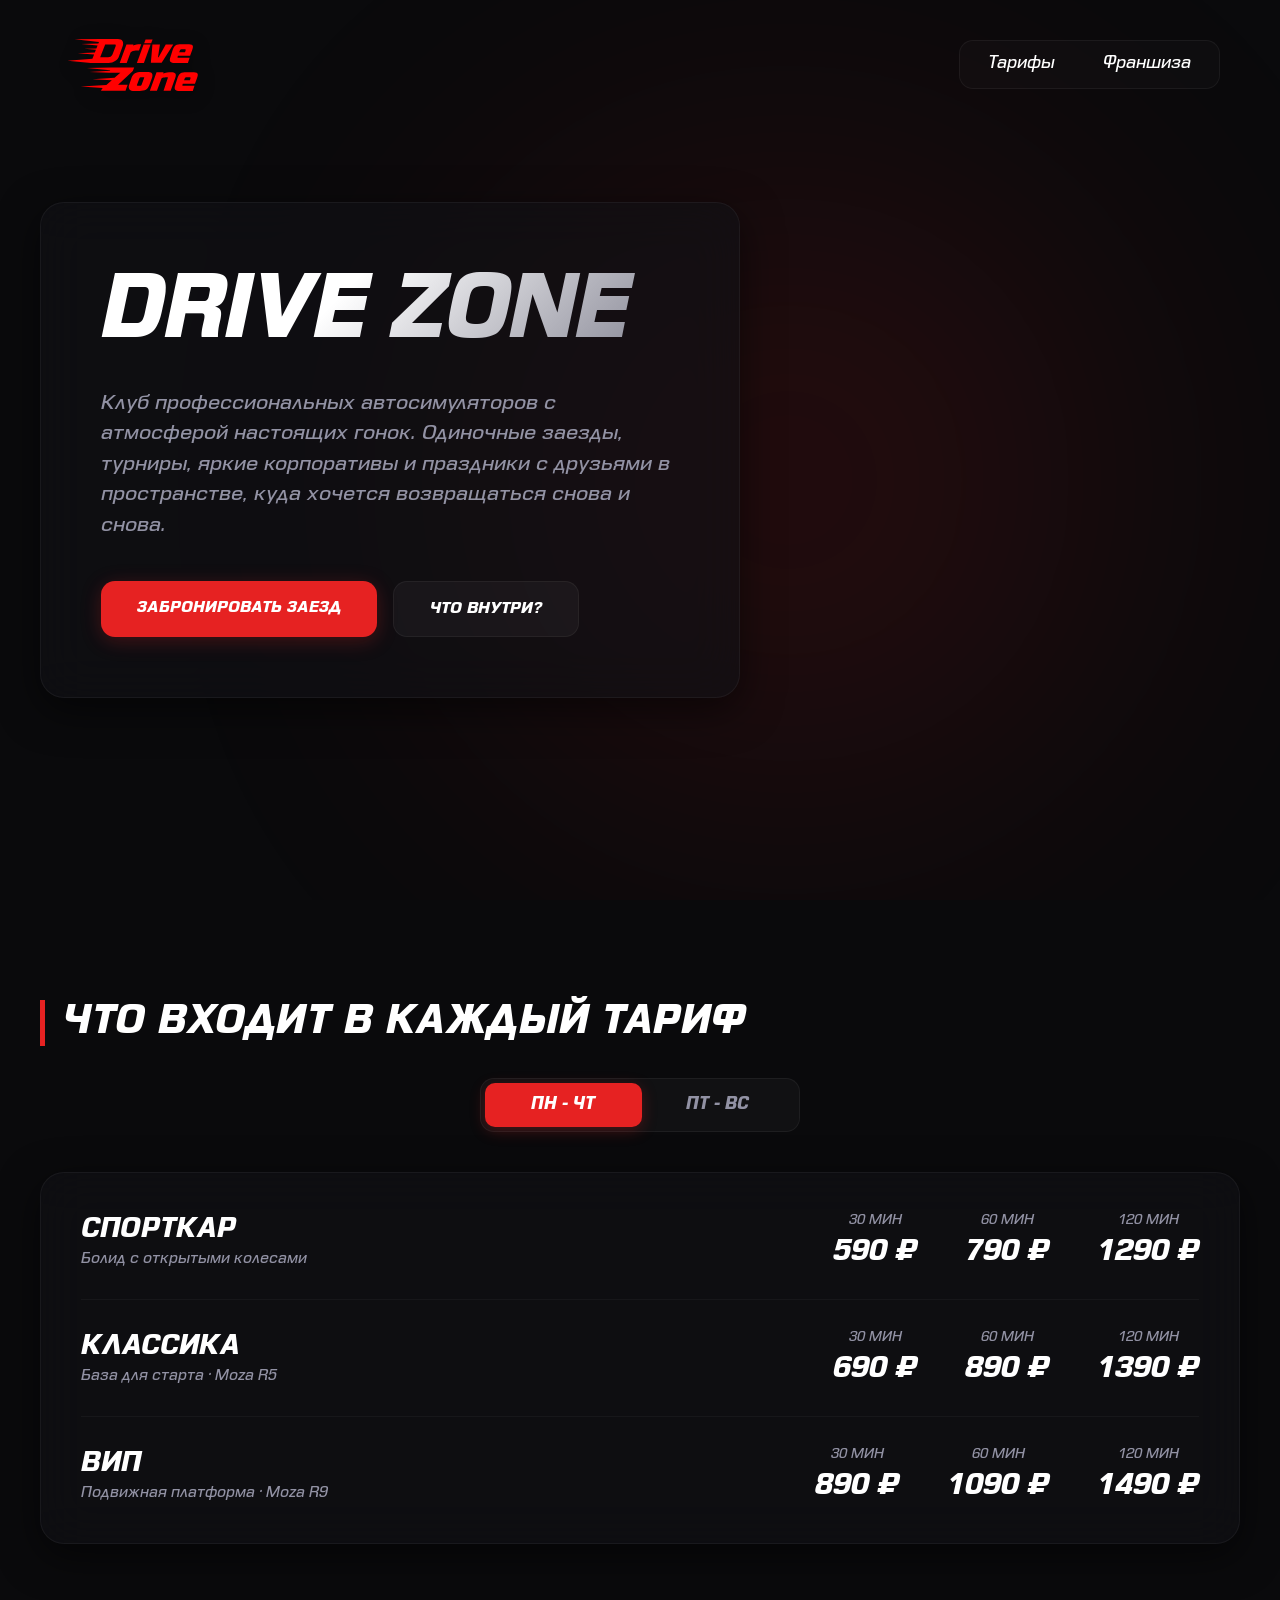
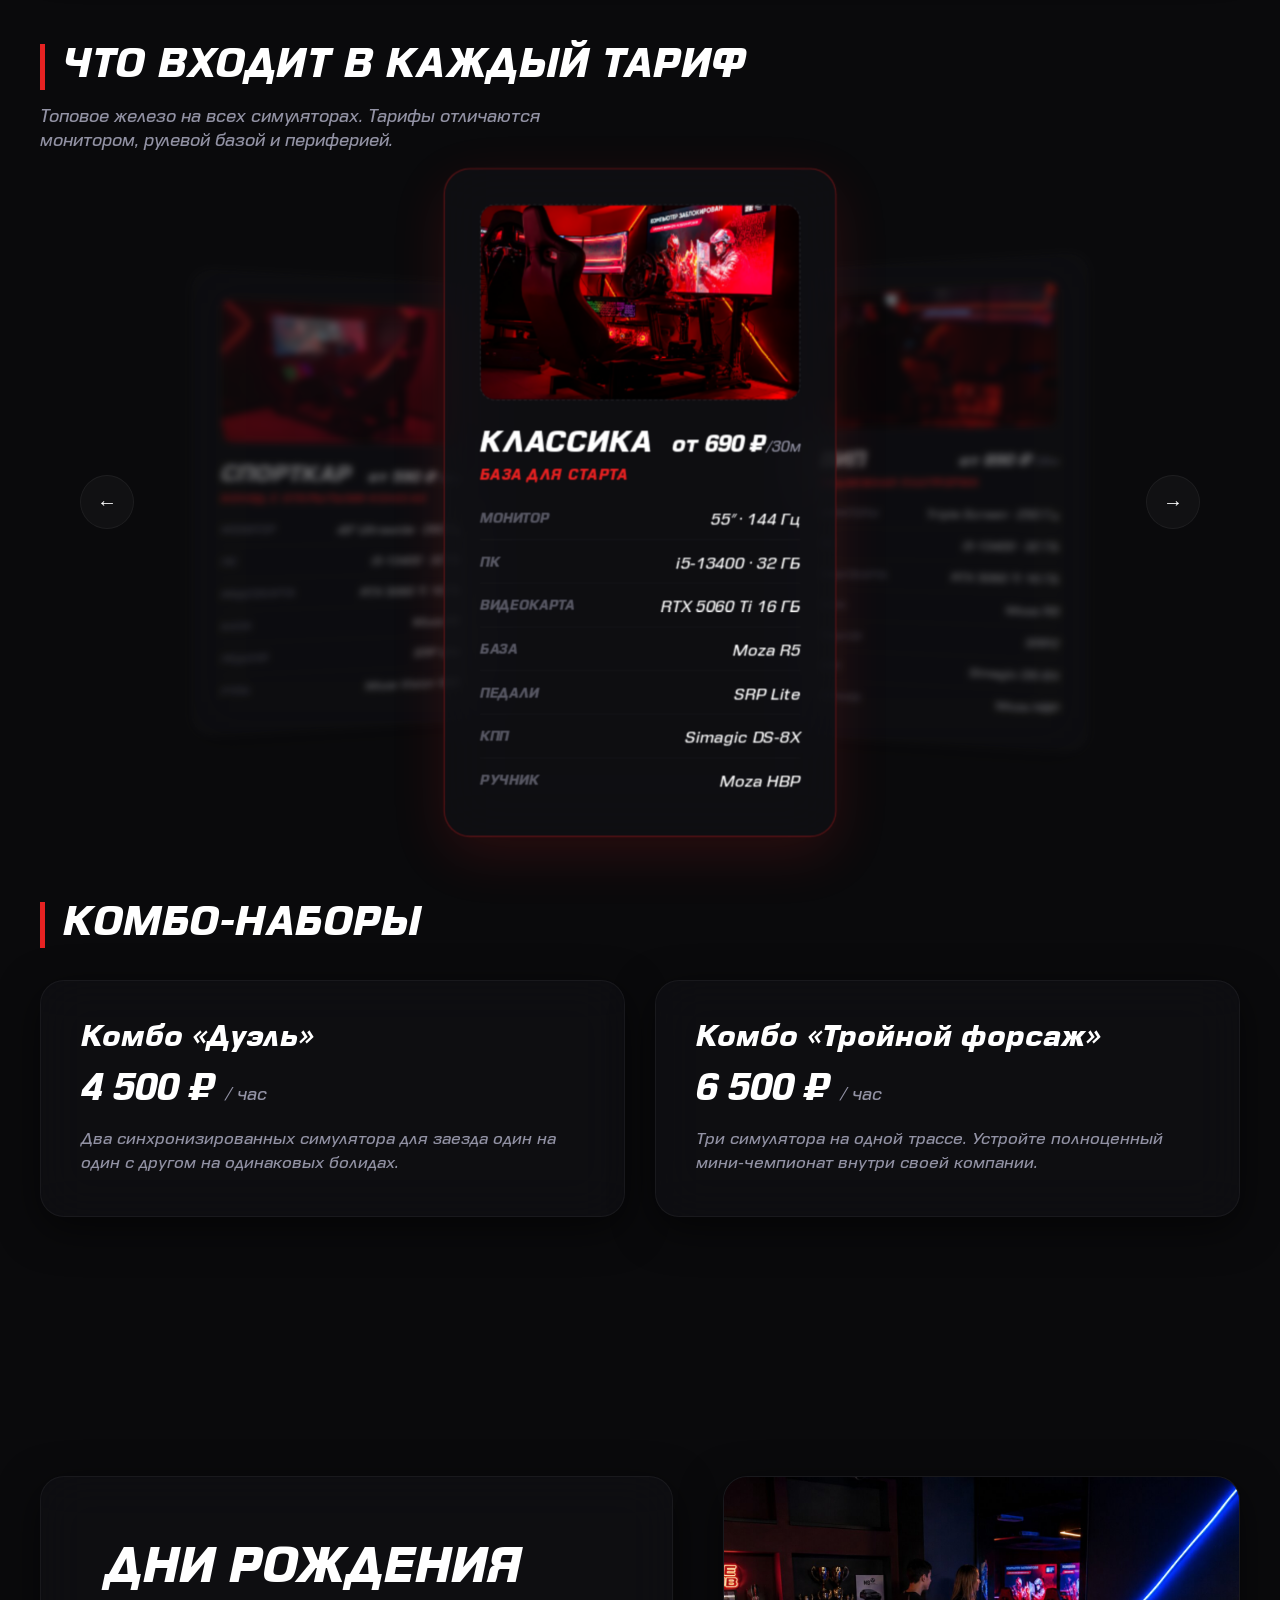
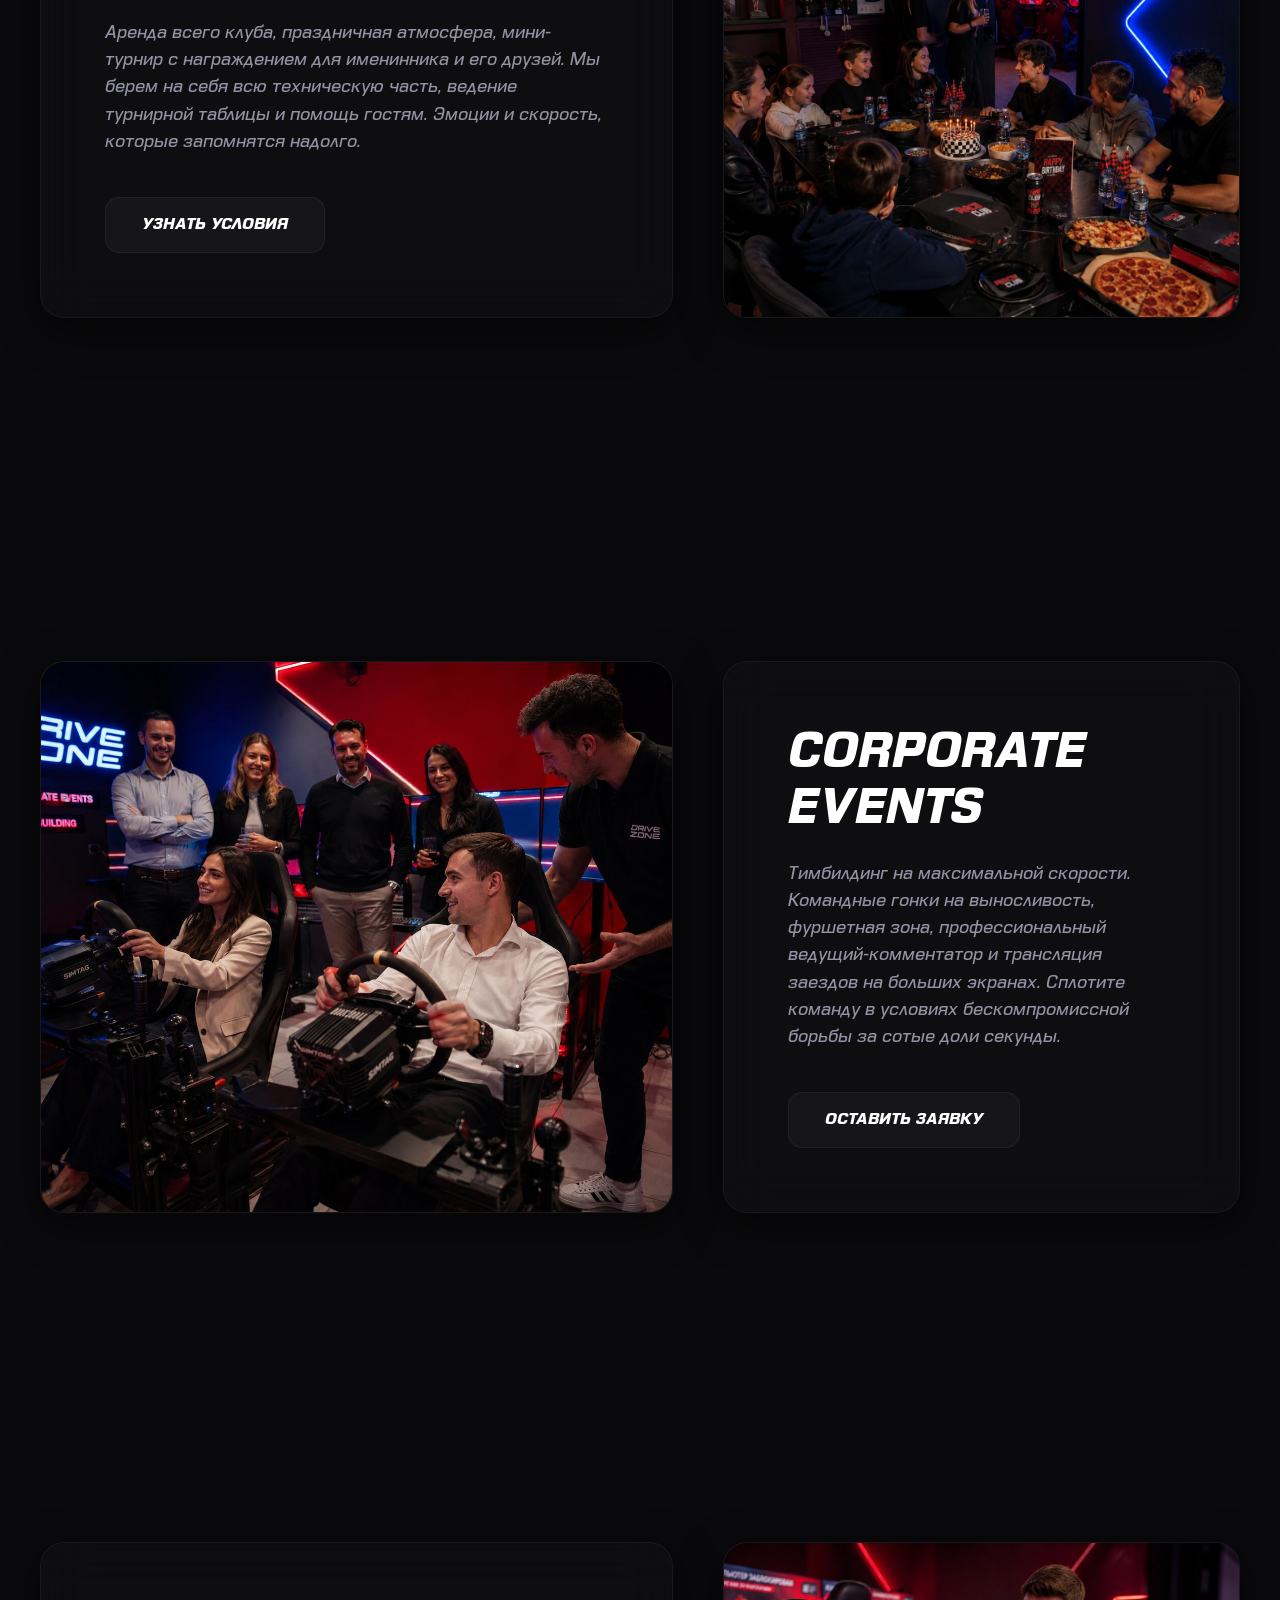
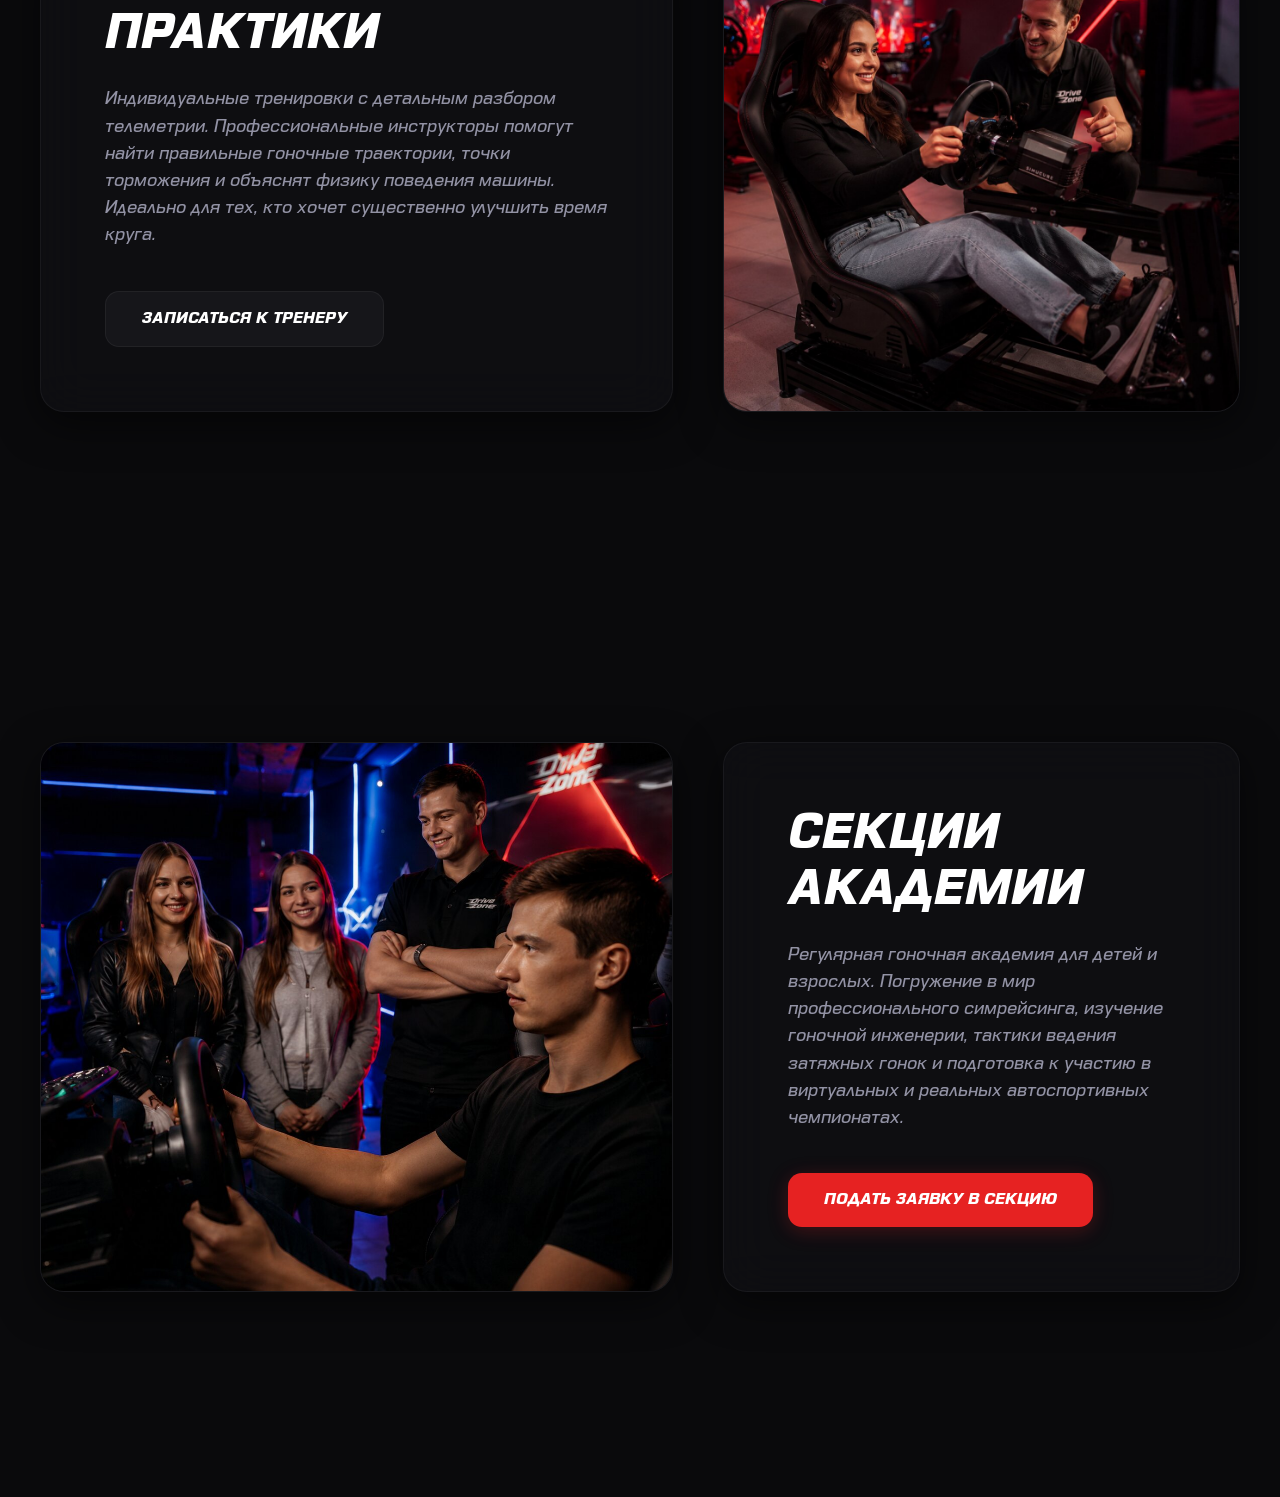
<file: index.html>
<!DOCTYPE html>
<html lang="ru">
<head>
    <meta charset="UTF-8">
    <meta name="viewport" content="width=device-width, initial-scale=1.0">
    <title>DRIVE ZONE | Клуб автосимуляторов</title>
    <link rel="stylesheet" href="style.css">
</head>
<body>

    <!-- Задний план Liquid Glass (Только красный неон) -->
    <div class="glass-bg-blobs">
        <div class="blob blob-1"></div>
    </div>

    <!-- Полностью прозрачная шапка -->
    <header class="header" id="mainHeader">
        <div class="header-container">
            <a href="#" class="logo" id="toTopBtn">
                <img src="svgs/Logo.svg" alt="DRIVE ZONE">
            </a>
            
            <nav class="ios-menu">
                <div class="menu-item has-popup" id="tariffsMenuItem">
                    <a href="#tariffs" class="menu-link" id="tariffsToggle">Тарифы</a>
                    <!-- ИСПРАВЛЕННЫЙ ПОПАП (СТРОГО ТВОИ КНОПКИ) -->
                    <div class="dropdown-popup">
                        <a href="#autosims">Автосимуляторы</a>
                        <a href="#combos">Комбо</a>
                        <a href="#birthdays">Дни Рождения</a>
                        <a href="#corporates">Корпоративы</a>
                        <a href="#practices">Практики</a>
                        <a href="#sections">Секции</a>
                    </div>
                </div>
                <div class="menu-item">
                    <a href="#franchise" class="menu-link">Франшиза</a>
                </div>
            </nav>
        </div>
    </header>

    <main>
        <!-- ОГРОМНЫЙ ГЛАВНЫЙ ЭКРАН С ВИДЕО НА ФОНЕ -->
        <section class="hero">
            <!-- Тег для фонового видео (воспроизводится само, бесконечно, без звука) -->
            <video autoplay loop muted playsinline class="hero-video-bg">
                <source src="videos/bg-hero.mp4" type="video/mp4">
            </video>
            
            <div class="hero-content glass-panel animate-fade-in">
                <h1 class="hero-title">DRIVE ZONE</h1>
                <p class="hero-subtitle">
                    Клуб профессиональных автосимуляторов с атмосферой настоящих гонок. 
                    Одиночные заезды, турниры, яркие корпоративы и праздники с друзьями в пространстве, куда хочется возвращаться снова и снова.
                </p>
                <div class="hero-actions">
                    <a href="#tariffs" class="btn btn-primary">Забронировать заезд</a>
                    <a href="#configs" class="btn btn-secondary">Что внутри?</a>
                </div>
            </div>
        </section>

        <!-- СЕКЦИЯ СТОИМОСТИ С ПЕРЕКЛЮЧАТЕЛЕМ -->
        <section id="tariffs" class="tariffs-section">
<h2 class="section-title" id="autosims">Что входит в каждый тариф</h2>
            
            <div class="days-switcher-container">
                <div class="days-switcher">
                    <div class="switcher-bg" id="switcherBg"></div>
                    <button class="switcher-btn active" id="btnWeekdays">ПН - ЧТ</button>
                    <button class="switcher-btn" id="btnWeekends">ПТ - ВС</button>
                </div>
            </div>

            <div class="prices-wrapper glass-panel">
                <div class="price-row-item">
                    <div class="price-type">
                        <h3>СПОРТКАР</h3>
                        <span>Болид с открытыми колесами</span>
                    </div>
                    <div class="price-slots">
                        <div class="p-box"><span>30 мин</span><p class="cost" data-weekdays="590 ₽" data-weekends="890 ₽">590 ₽</p></div>
                        <div class="p-box"><span>60 мин</span><p class="cost" data-weekdays="790 ₽" data-weekends="1090 ₽">790 ₽</p></div>
                        <div class="p-box"><span>120 мин</span><p class="cost" data-weekdays="1290 ₽" data-weekends="1590 ₽">1290 ₽</p></div>
                    </div>
                </div>
                
                <div class="price-row-item">
                    <div class="price-type">
                        <h3>КЛАССИКА</h3>
                        <span>База для старта · Moza R5</span>
                    </div>
                    <div class="price-slots">
                        <div class="p-box"><span>30 мин</span><p class="cost" data-weekdays="690 ₽" data-weekends="990 ₽">690 ₽</p></div>
                        <div class="p-box"><span>60 мин</span><p class="cost" data-weekdays="890 ₽" data-weekends="1190 ₽">890 ₽</p></div>
                        <div class="p-box"><span>120 мин</span><p class="cost" data-weekdays="1390 ₽" data-weekends="1690 ₽">1390 ₽</p></div>
                    </div>
                </div>

                <div class="price-row-item">
                    <div class="price-type">
                        <h3>ВИП</h3>
                        <span>Подвижная платформа · Moza R9</span>
                    </div>
                    <div class="price-slots">
                        <div class="p-box"><span>30 мин</span><p class="cost" data-weekdays="890 ₽" data-weekends="1090 ₽">890 ₽</p></div>
                        <div class="p-box"><span>60 мин</span><p class="cost" data-weekdays="1090 ₽" data-weekends="1390 ₽">1090 ₽</p></div>
                        <div class="p-box"><span>120 мин</span><p class="cost" data-weekdays="1490 ₽" data-weekends="1990 ₽">1490 ₽</p></div>
                    </div>
                </div>
            </div>
        </section>
        <!-- СЕКЦИЯ КОНФИГУРАЦИЙ ЖЕЛЕЗА (ФИРМЕННЫЙ СТИЛЬ DRIVE ZONE) -->
        <section id="configs" class="tariffs-section">
            <h2 class="section-title">Что входит в каждый тариф</h2>
            <p class="section-desc-text">Топовое железо на всех симуляторах. Тарифы отличаются монитором, рулевой базой и периферией.</p>
            
            <!-- Оболочка карусели со стрелками для ПК -->
            <div class="carousel-wrapper">
                <button class="carousel-nav-btn prev" id="carouselPrev">←</button>
                
                <div class="configs-carousel-container" id="carouselContainer">
                    
                    <!-- Карточка: СПОРТКАР -->
                    <div class="config-card glass-panel" data-index="0">
                        <div class="config-image-box">
                            <img src="images/simulators/sportcar.jpg" alt="Спорткар" onerror="this.style.display='none'">
                            <span class="img-placeholder-stub">[ Место для фото: Спорткар ]</span>
                        </div>
                        <div class="config-header">
                            <h3>СПОРТКАР</h3>
                            <div class="config-price-tag">от 590 ₽<span>/30м</span></div>
                        </div>
                        <p class="config-sub-label">Болид с открытыми колесах</p>
                        <ul class="specs-list">
                            <li><span class="spec-name">Монитор</span><span class="spec-value">49″ Ultrawide · 280 Гц</span></li>
                            <li><span class="spec-name">ПК</span><span class="spec-value">i5-13400 · 32 ГБ</span></li>
                            <li><span class="spec-name">Видеокарта</span><span class="spec-value">RTX 5060 Ti 16 ГБ</span></li>
                            <li><span class="spec-name">База</span><span class="spec-value">Moza R5</span></li>
                            <li><span class="spec-name">Педали</span><span class="spec-value">SRP Lite</span></li>
                            <li><span class="spec-name">Руль</span><span class="spec-value">Moza Vision VGS</span></li>
                        </ul>
                    </div>

                    <!-- Карточка: КЛАССИКА (Активная по центру на старте) -->
                    <div class="config-card glass-panel active-slide" data-index="1">
                        <div class="config-image-box">
                            <img src="images/simulators/classic.jpg" alt="Классика" onerror="this.style.display='none'">
                            <span class="img-placeholder-stub">[ Место для фото: Классика ]</span>
                        </div>
                        <div class="config-header">
                            <h3>КЛАССИКА</h3>
                            <div class="config-price-tag">от 690 ₽<span>/30м</span></div>
                        </div>
                        <p class="config-sub-label">База для старта</p>
                        <ul class="specs-list">
                            <li><span class="spec-name">Монитор</span><span class="spec-value">55″ · 144 Гц</span></li>
                            <li><span class="spec-name">ПК</span><span class="spec-value">i5-13400 · 32 ГБ</span></li>
                            <li><span class="spec-name">Видеокарта</span><span class="spec-value">RTX 5060 Ti 16 ГБ</span></li>
                            <li><span class="spec-name">База</span><span class="spec-value">Moza R5</span></li>
                            <li><span class="spec-name">Педали</span><span class="spec-value">SRP Lite</span></li>
                            <li><span class="spec-name">КПП</span><span class="spec-value">Simagic DS-8X</span></li>
                            <li><span class="spec-name">Ручник</span><span class="spec-value">Moza HBP</span></li>
                        </ul>
                    </div>

                    <!-- Карточка: ВИП -->
                    <div class="config-card glass-panel" data-index="2">
                        <div class="config-image-box">
                            <img src="images/simulators/vip.jpg" alt="ВИП" onerror="this.style.display='none'">
                            <span class="img-placeholder-stub">[ Место для фото: ВИП ]</span>
                        </div>
                        <div class="config-header">
                            <h3>ВИП</h3>
                            <div class="config-price-tag">от 890 ₽<span>/30м</span></div>
                        </div>
                        <p class="config-sub-label">Подвижная платформа</p>
                        <ul class="specs-list">
                            <li><span class="spec-name">Мониторы</span><span class="spec-value">Triple Screen · 250 Гц</span></li>
                            <li><span class="spec-name">ПК</span><span class="spec-value">i5-13400 · 32 ГБ</span></li>
                            <li><span class="spec-name">Видеокарта</span><span class="spec-value">RTX 5060 Ti 16 ГБ</span></li>
                            <li><span class="spec-name">База</span><span class="spec-value">Moza R9</span></li>
                            <li><span class="spec-name">Педали</span><span class="spec-value">SRP2</span></li>
                            <li><span class="spec-name">КПП</span><span class="spec-value">Simagic DS-8X</span></li>
                            <li><span class="spec-name">Ручник</span><span class="spec-value">Moza HBP</span></li>
                        </ul>
                    </div>

                </div>
                
                <button class="carousel-nav-btn next" id="carouselNext">→</button>
            </div>
        </section>

        <!-- КОМБО-НАБОРЫ -->
        <section id="combos" class="tariffs-section">
            <h2 class="section-title">Комбо-наборы</h2>
            <div class="combos-grid">
                <div class="combo-card glass-panel">
                    <h3>Комбо «Дуэль»</h3>
                    <p class="combo-price">4 500 ₽ <span>/ час</span></p>
                    <p class="combo-desc">Два синхронизированных симулятора для заезда один на один с другом на одинаковых болидах.</p>
                </div>
                <div class="combo-card glass-panel">
                    <h3>Комбо «Тройной форсаж»</h3>
                    <p class="combo-price">6 500 ₽ <span>/ час</span></p>
                    <p class="combo-desc">Три симулятора на одной трассе. Устройте полноценный мини-чемпионат внутри своей компании.</p>
                </div>
            </div>
        </section>
        <!-- БОЛЬШИЕ САМОСТОЯТЕЛЬНЫЕ БЛОКИ МЕРОПРИЯТИЙ -->
        <section id="birthdays" class="large-screen-block">
            <div class="large-block-container">
                <div class="large-block-content glass-panel">
                    <h2>Дни Рождения</h2>
                    <p>Аренда всего клуба, праздничная атмосфера, мини-турнир с награждением для именинника и его друзей. Мы берем на себя всю техническую часть, ведение турнирной таблицы и помощь гостям. Эмоции и скорость, которые запомнятся надолго.</p>
                    <a href="#" class="btn btn-secondary">Узнать условия</a>
                </div>
                <div class="large-block-image glass-panel">
                    <img src="images/birthday.jpg" alt="Дни Рождения" onerror="this.style.display='none'">
                    <span class="image-stub">[ Фото: День Рождения в клубе ]</span>
                </div>
            </div>
        </section>

        <section id="corporates" class="large-screen-block reverse">
            <div class="large-block-container">
                <div class="large-block-content glass-panel">
                    <h2>Corporate Events</h2>
                    <p>Тимбилдинг на максимальной скорости. Командные гонки на выносливость, фуршетная зона, профессиональный ведущий-комментатор и трансляция заездов на больших экранах. Сплотите команду в условиях бескомпромиссной борьбы за сотые доли секунды.</p>
                    <a href="#" class="btn btn-secondary">Оставить заявку</a>
                </div>
                <div class="large-block-image glass-panel">
                    <img src="images/corporate.jpg" alt="Корпоративы" onerror="this.style.display='none'">
                    <span class="image-stub">[ Фото: Гоночный Тимбилдинг ]</span>
                </div>
            </div>
        </section>

        <section id="practices" class="large-screen-block">
            <div class="large-block-container">
                <div class="large-block-content glass-panel">
                    <h2>Практики</h2>
                    <p>Индивидуальные тренировки с детальным разбором телеметрии. Профессиональные инструкторы помогут найти правильные гоночные траектории, точки торможения и объяснят физику поведения машины. Идеально для тех, кто хочет существенно улучшить время круга.</p>
                    <a href="#" class="btn btn-secondary">Записаться к тренеру</a>
                </div>
                <div class="large-block-image glass-panel">
                    <img src="images/practice.jpg" alt="Практики" onerror="this.style.display='none'">
                    <span class="image-stub">[ Фото: Тренировочный процесс ]</span>
                </div>
            </div>
        </section>

        <section id="sections" class="large-screen-block reverse">
            <div class="large-block-container">
                <div class="large-block-content glass-panel">
                    <h2>Секции академии</h2>
                    <p>Регулярная гоночная академия для детей и взрослых. Погружение в мир профессионального симрейсинга, изучение гоночной инженерии, тактики ведения затяжных гонок и подготовка к участию в виртуальных и реальных автоспортивных чемпионатах.</p>
                    <a href="#" class="btn btn-primary">Подать заявку в секцию</a>
                </div>
                <div class="large-block-image glass-panel">
                    <img src="images/section.jpg" alt="Секции" onerror="this.style.display='none'">
                    <span class="image-stub">[ Фото: Академия симрейсинга ]</span>
                </div>
            </div>
        </section>
    </main>

    <!-- ИНТЕРАКТИВНЫЕ СКРИПТЫ -->
    <script>
        // 1. Умное плавное уменьшение логотипа (Остается большим слева сверху, при скролле к тарифам уменьшается)
        const header = document.getElementById('mainHeader');
        const tariffsSection = document.getElementById('tariffs');

        window.addEventListener('scroll', () => {
            const tariffsTop = tariffsSection.getBoundingClientRect().top;
            if (tariffsTop <= 250) {
                header.classList.add('scrolled');
            } else {
                header.classList.remove('scrolled');
            }
        });

        // 2. Логика интерактивного iOS тумблера цен
        const btnWeekdays = document.getElementById('btnWeekdays');
        const btnWeekends = document.getElementById('btnWeekends');
        const switcherBg = document.getElementById('switcherBg');
        const priceCosts = document.querySelectorAll('.cost');

        function updatePrices(type) {
            priceCosts.forEach(cost => {
                cost.classList.add('price-changing');
                setTimeout(() => {
                    if (type === 'weekends') {
                        cost.textContent = cost.getAttribute('data-weekends');
                    } else {
                        cost.textContent = cost.getAttribute('data-weekdays');
                    }
                    cost.classList.remove('price-changing');
                }, 150);
            });
        }

        btnWeekdays.addEventListener('click', () => {
            btnWeekdays.classList.add('active');
            btnWeekends.classList.remove('active');
            switcherBg.style.left = '4px';
            updatePrices('weekdays');
        });

        btnWeekends.addEventListener('click', () => {
            btnWeekends.classList.add('active');
            btnWeekdays.classList.remove('active');
            switcherBg.style.left = 'calc(50% - 2px)';
            updatePrices('weekends');
        });

        // 3. БЕСКОНЕЧНАЯ 3D-КАРУСЕЛЬ НА ПК
        const cards = document.querySelectorAll('.config-card');
        const prevBtn = document.getElementById('carouselPrev');
        const nextBtn = document.getElementById('carouselNext');
        let currentIndex = 1; // Классика в центре на старте

        function updateCarousel() {
            if (window.innerWidth > 768) {
                cards.forEach((card, i) => {
                    card.classList.remove('active-slide', 'prev-slide', 'next-slide', 'hidden-slide');
                    
                    let diff = i - currentIndex;
                    if (diff < -1) diff += cards.length;
                    if (diff > 1) diff -= cards.length;

                    if (diff === 0) {
                        card.classList.add('active-slide');
                    } else if (diff === -1) {
                        card.classList.add('prev-slide');
                    } else if (diff === 1) {
                        card.classList.add('next-slide');
                    } else {
                        card.classList.add('hidden-slide');
                    }
                });
            }
        }

        prevBtn.addEventListener('click', () => {
            currentIndex = (currentIndex === 0) ? cards.length - 1 : currentIndex - 1;
            updateCarousel();
        });

        nextBtn.addEventListener('click', () => {
            currentIndex = (currentIndex === cards.length - 1) ? 0 : currentIndex + 1;
            updateCarousel();
        });

        // Инициализация карусели и отслеживание ресайза
        updateCarousel();
        window.addEventListener('resize', updateCarousel);

        // 4. Мобильный клик по меню и плавный скролл
        document.getElementById('toTopBtn').addEventListener('click', function(e) {
            e.preventDefault();
            window.scrollTo({ top: 0, behavior: 'smooth' });
        });

        const tariffsToggle = document.getElementById('tariffsToggle');
        const tariffsMenuItem = document.getElementById('tariffsMenuItem');

        tariffsToggle.addEventListener('click', function(e) {
            if (window.innerWidth <= 768) {
                e.preventDefault();
                tariffsMenuItem.classList.toggle('active-click');
            }
        });

        document.addEventListener('click', function(e) {
            if (!tariffsMenuItem.contains(e.target)) {
                tariffsMenuItem.classList.remove('active-click');
            }
        });
    </script>
</body>
</html>
</file>
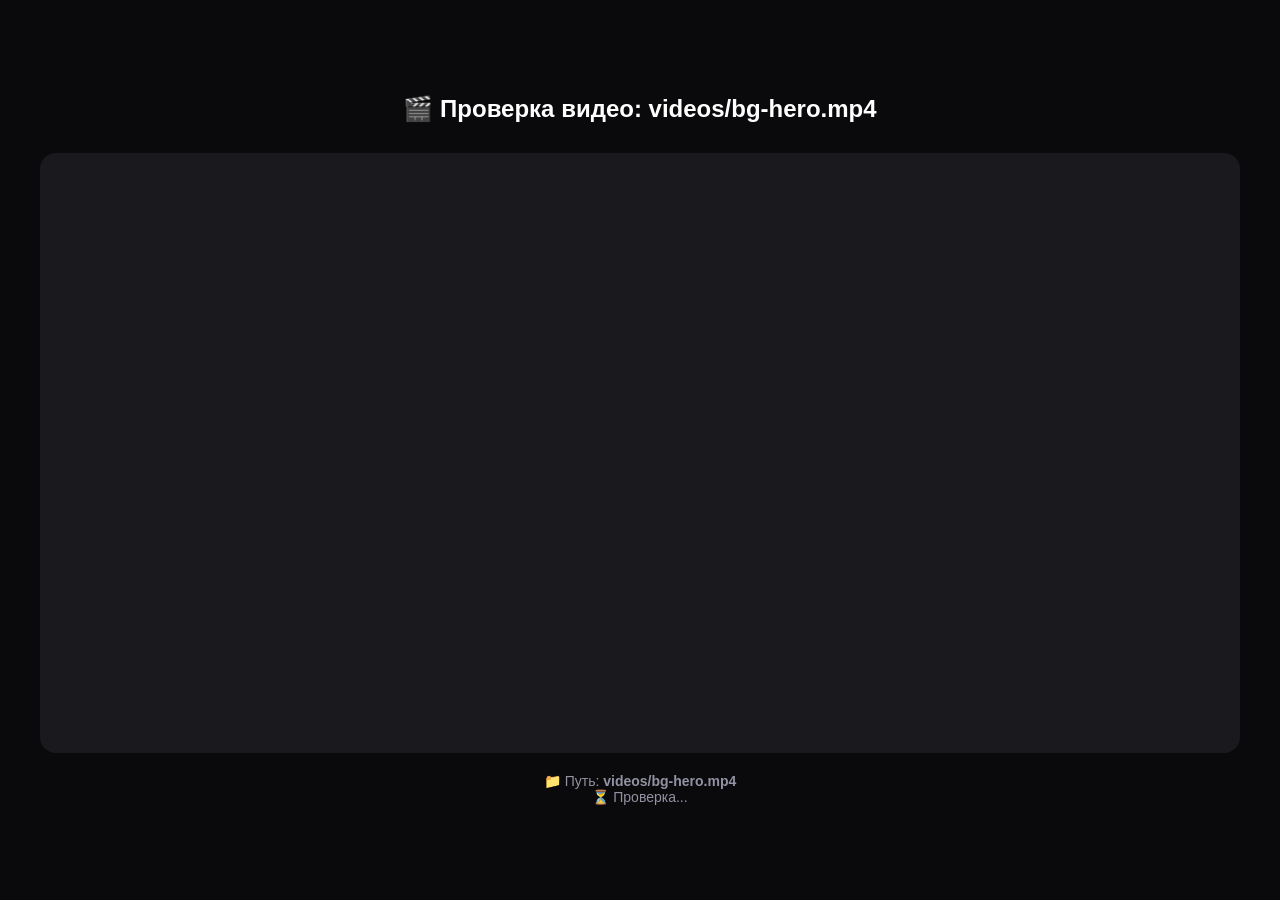
<file: test.html>
<!DOCTYPE html>
<html lang="ru">
<head>
    <meta charset="UTF-8">
    <meta name="viewport" content="width=device-width, initial-scale=1.0">
    <title>Проверка видео</title>
    <style>
        * {
            margin: 0;
            padding: 0;
            box-sizing: border-box;
        }
        body {
            background: #0a0a0c;
            min-height: 100vh;
            display: flex;
            flex-direction: column;
            align-items: center;
            justify-content: center;
            font-family: Arial, sans-serif;
        }
        h1 {
            color: white;
            margin-bottom: 30px;
            font-size: 24px;
        }
        .video-container {
            width: 100%;
            max-width: 1200px;
            height: 600px;
            border-radius: 16px;
            overflow: hidden;
            background: #1a1a1e;
            position: relative;
        }
        video {
            width: 100%;
            height: 100%;
            object-fit: cover;
            display: block;
        }
        .info {
            color: #9292a4;
            margin-top: 20px;
            font-size: 14px;
            text-align: center;
            padding: 0 20px;
        }
        .error {
            color: #e62222;
            margin-top: 10px;
            font-size: 14px;
        }
        .success {
            color: #00ff88;
            margin-top: 10px;
            font-size: 14px;
        }
    </style>
</head>
<body>
    <h1>🎬 Проверка видео: videos/bg-hero.mp4</h1>
    
    <div class="video-container">
        <video autoplay loop muted playsinline id="testVideo">
            <source src="videos/bg-hero.mp4" type="video/mp4">
            <p>Ваш браузер не поддерживает видео</p>
        </video>
    </div>

    <div class="info">
        <p>📁 Путь: <strong>videos/bg-hero.mp4</strong></p>
        <p id="status">⏳ Проверка...</p>
    </div>

    <script>
        const video = document.getElementById('testVideo');
        const status = document.getElementById('status');

        video.addEventListener('loadeddata', function() {
            status.innerHTML = '✅ ВИДЕО РАБОТАЕТ!';
            status.className = 'success';
            console.log('Видео успешно загружено');
        });

        video.addEventListener('error', function(e) {
            status.innerHTML = '❌ ВИДЕО НЕ ЗАГРУЖАЕТСЯ! Проверь путь и наличие файла.';
            status.className = 'error';
            console.error('Ошибка загрузки видео:', e);
        });

        // Проверка через 3 секунды, если видео не загрузилось
        setTimeout(() => {
            if (video.readyState === 0) {
                status.innerHTML = '⚠️ Видео не загрузилось за 3 секунды. Возможно, файл отсутствует.';
                status.className = 'error';
            }
        }, 3000);
    </script>
</body>
</html>
</file>
<file: style.css>
/* 1. ПОДКЛЮЧЕНИЕ ШРИФТОВ */
@font-face {
    font-family: 'DDT';
    src: url('fonts/DDTEl-Italic.woff2') format('woff2');
    font-weight: 100;
    font-style: italic;
}
@font-face {
    font-family: 'DDT';
    src: url('fonts/DDTRg-Italic.woff2') format('woff2');
    font-weight: 400;
    font-style: italic;
}
@font-face {
    font-family: 'DDT';
    src: url('fonts/DDTHv-Italic.woff2') format('woff2');
    font-weight: 900;
    font-style: italic;
}

/* 2. ГЛОБАЛЬНЫЕ ПЕРЕМЕННЫЕ */
:root {
    --bg-dark: #0a0a0c;
    --bg-card: rgba(18, 18, 22, 0.6);
    --border-glass: rgba(255, 255, 255, 0.05);
    --text-white: #ffffff;
    --text-gray: #9292a4;
    --racing-red: #e62222; 
    --racing-red-glow: rgba(230, 34, 34, 0.25);
    --apple-red-hover: rgba(230, 34, 34, 0.15); 
    --font-main: 'DDT', sans-serif;
}

/* 3. ОБНУЛЕНИЕ И ЗАЩИТА ОТ БОКОВОГО СКРОЛЛА */
* {
    box-sizing: border-box;
    margin: 0;
    padding: 0;
    scroll-behavior: smooth;
}

body {
    background-color: var(--bg-dark);
    color: var(--text-white);
    font-family: var(--font-main);
    font-weight: 400;
    overflow-x: hidden; 
    width: 100%;
    position: relative;
    min-height: 100vh;
    -webkit-text-size-adjust: 100%;
}

main {
    width: 100%;
    overflow: hidden;
}

/* 4. LIQUID GLASS ФОН (ТОЛЬКО КРАСНЫЙ НЕОН) */
.glass-bg-blobs {
    position: fixed;
    top: 0;
    left: 0;
    width: 100%;
    height: 100%;
    z-index: -1;
    overflow: hidden;
    pointer-events: none;
}

.blob {
    position: absolute;
    border-radius: 50%;
    filter: blur(160px);
    opacity: 0.15;
    animation: floatAnimation 14s infinite ease-in-out;
}

.blob-1 {
    top: 20%;
    right: 15%;
    width: 600px;
    height: 600px;
    background: var(--racing-red);
}

@keyframes floatAnimation {
    0%, 100% { transform: translateY(0) scale(1); }
    50% { transform: translateY(-40px) scale(1.08); }
}

.glass-panel {
    background: var(--bg-card);
    backdrop-filter: blur(24px);
    -webkit-backdrop-filter: blur(24px);
    border: 1px solid var(--border-glass);
    border-radius: 24px;
    box-shadow: 0 12px 40px 0 rgba(0, 0, 0, 0.55);
}

/* 5. ПОЛЬЗОВАТЕЛЬСКАЯ ПРОЗРАЧНАЯ ШАПКА */
.header {
    position: fixed;
    top: 0;
    left: 0;
    width: 100%;
    z-index: 100;
    /* Увеличили боковые отступы до 60px, чтобы элементы красиво не липли вплотную к рамкам дисплея */
    padding: 40px 60px; 
    background: transparent; 
    border-bottom: none;
    transition: padding 0.5s cubic-bezier(0.16, 1, 0.3, 1);
}

.header.scrolled {
    padding: 20px 60px;
}

.header-container {
    width: 100%; /* Убрали max-width: 1400px, теперь блок тянется на 100% ширины */
    margin: 0; 
    display: flex;
    justify-content: space-between;
    align-items: center;
}

/* 6. ИСПРАВЛЕННЫЙ ОГРОМНЫЙ ЛОГОТИП СЛЕВА СВЕРХУ */
.logo {
    display: block;
    transform: scale(2.2); /* Стартовый увеличенный масштаб */
    transform-origin: left center; /* Масштабируется строго из левого угла */
    transition: transform 0.5s cubic-bezier(0.16, 1, 0.3, 1);
    mix-blend-mode: difference;
}

.logo img {
    height: 32px;
    display: block;
    /* Умный красный фильтр + очень слабая, мягкая тёмная тень */
    filter: invert(21%) sepia(93%) saturate(6935%) hue-rotate(356deg) brightness(94%) contrast(117%) drop-shadow(0 2px 4px rgba(0,0,0,0.4));
}

/* Плавное уменьшение при доскролле до тарифов */
.header.scrolled .logo {
    transform: scale(1);
}

.logo:hover {
    transform: scale(2.25);
}

.header.scrolled .logo:hover {
    transform: scale(1.05);
}

/* 7. ЧИСТЫЙ ОСТРОВОК МЕНЮ */
.ios-menu {
    display: flex;
    background: rgba(255, 255, 255, 0.02);
    backdrop-filter: blur(20px);
    -webkit-backdrop-filter: blur(20px);
    border: 1px solid rgba(255, 255, 255, 0.05);
    padding: 4px;
    border-radius: 14px;
}

.menu-item {
    position: relative;
}

.menu-link {
    display: block;
    color: var(--text-white);
    text-decoration: none;
    padding: 10px 24px;
    font-size: 16px;
    font-weight: 400;
    border-radius: 10px;
    transition: background-color 0.25s ease, color 0.25s ease;
}

.menu-link:hover {
    background-color: var(--apple-red-hover);
    color: var(--racing-red);
}

.dropdown-popup {
    position: absolute;
    top: calc(100% + 14px);
    left: 50%;
    transform: translateX(-50%) translateY(10px);
    width: 220px;
    background: rgba(12, 12, 15, 0.95);
    backdrop-filter: blur(30px);
    -webkit-backdrop-filter: blur(30px);
    border: 1px solid var(--border-glass);
    border-radius: 18px;
    padding: 8px;
    box-shadow: 0 16px 50px rgba(0,0,0,0.8);
    opacity: 0;
    visibility: hidden;
    transition: opacity 0.25s ease, transform 0.25s cubic-bezier(0.16, 1, 0.3, 1), visibility 0.25s;
}

@media (min-width: 769px) {
    .has-popup:hover .dropdown-popup {
        opacity: 1;
        visibility: visible;
        transform: translateX(-50%) translateY(0);
    }
}

.menu-item.active-click .dropdown-popup {
    opacity: 1;
    visibility: visible;
    transform: translateX(-50%) translateY(0);
}

.dropdown-popup a {
    display: block;
    color: var(--text-white);
    text-decoration: none;
    padding: 12px 18px;
    font-size: 15px;
    border-radius: 12px;
    transition: background-color 0.2s ease;
}

.dropdown-popup a:hover {
    background-color: rgba(255, 255, 255, 0.04);
    color: var(--racing-red);
}
/* 8. ОГРОМНЫЙ ГЛАВНЫЙ ЭКРАН (100vh) */
.hero {
    width: 100%;
    height: 100vh;
    max-width: 1400px;
    margin: 0 auto;
    padding: 0 40px;
    display: flex;
    align-items: center;
    justify-content: flex-start;
    position: relative; /* Чтобы видео позиционировалось относительно экрана */
    overflow: hidden;
}

.hero-video-bg {
    position: absolute;
    top: 0;
    left: 0;
    width: 100%;
    height: 100%;
    object-fit: cover; /* Видео растягивается без швов на весь экран */
    z-index: -1; /* Уходит под стеклянную панель с текстом */
    opacity: 0.35; /* Приглушаем яркость, чтобы текст DRIVE ZONE идеально читался */
}

.hero-content {
    max-width: 700px;
    padding: 60px;
}

.hero-title {
    font-size: 84px;
    font-weight: 900;
    letter-spacing: -2px;
    margin-bottom: 24px;
    text-transform: uppercase;
    background: linear-gradient(135deg, #ffffff 40%, #7d7d8c 100%);
    -webkit-background-clip: text;
    -webkit-text-fill-color: transparent;
}

.hero-subtitle {
    font-size: 19px;
    line-height: 1.6;
    color: var(--text-gray);
    margin-bottom: 40px;
}

/* 9. СТИЛЬНЫЕ КНОПКИ ЗАЕЗДА */
.hero-actions {
    display: flex;
    gap: 16px;
}

.btn {
    display: inline-block;
    text-decoration: none;
    padding: 18px 36px;
    font-size: 15px;
    font-weight: 900;
    border-radius: 14px;
    transition: all 0.3s cubic-bezier(0.16, 1, 0.3, 1);
    text-transform: uppercase;
    white-space: nowrap;
}

.btn-primary {
    background: var(--racing-red);
    color: var(--text-white);
    box-shadow: 0 4px 20px var(--racing-red-glow);
}

.btn-primary:hover {
    transform: translateY(-2px);
    box-shadow: 0 6px 26px var(--racing-red);
}

.btn-secondary {
    background: rgba(255, 255, 255, 0.04);
    color: var(--text-white);
    border: 1px solid var(--border-glass);
}

.btn-secondary:hover {
    background: rgba(255, 255, 255, 0.08);
    transform: translateY(-2px);
}

/* 10. СЕКЦИЯ СТОИМОСТИ */
.tariffs-section {
    max-width: 1400px;
    margin: 0 auto;
    padding: 0 40px;
    width: 100%;
}

.section-title {
    font-size: 38px;
    font-weight: 900;
    margin: 100px 0 32px;
    text-transform: uppercase;
    border-left: 5px solid var(--racing-red);
    padding-left: 18px;
    letter-spacing: 0.5px;
}

.section-desc-text {
    font-size: 16px;
    color: var(--text-gray);
    margin-top: -16px;
    margin-bottom: 48px;
    max-width: 600px;
    line-height: 1.5;
}

/* 11. АНИМИРОВАННЫЙ ТУМБЛЕР ЦЕН */
.days-switcher-container {
    display: flex;
    justify-content: center;
    margin-bottom: 40px;
    width: 100%;
}

.days-switcher {
    position: relative;
    display: flex;
    background: rgba(255, 255, 255, 0.03);
    border: 1px solid var(--border-glass);
    padding: 4px;
    border-radius: 14px;
    width: 320px;
}

.switcher-bg {
    position: absolute;
    top: 4px;
    left: 4px;
    width: calc(50% - 2px);
    height: calc(100% - 8px);
    background: var(--racing-red);
    border-radius: 10px;
    box-shadow: 0 4px 15px var(--racing-red-glow);
    transition: left 0.3s cubic-bezier(0.16, 1, 0.3, 1);
    z-index: 1;
}

.switcher-btn {
    position: relative;
    flex: 1;
    background: transparent;
    border: none;
    color: var(--text-gray);
    padding: 12px 0;
    font-family: var(--font-main);
    font-size: 16px;
    font-weight: 900;
    cursor: pointer;
    z-index: 2;
    transition: color 0.3s ease;
}

.switcher-btn.active {
    color: var(--text-white);
}

/* Планка с ценами */
.prices-wrapper {
    width: 100%;
    padding: 10px 40px;
    margin-bottom: 60px;
}

.price-row-item {
    display: flex;
    justify-content: space-between;
    align-items: center;
    padding: 30px 0;
    border-bottom: 1px solid rgba(255, 255, 255, 0.04);
}

.price-row-item:last-child {
    border-bottom: none;
}

.price-type h3 {
    font-size: 26px;
    font-weight: 900;
    margin-bottom: 4px;
}

.price-type span {
    font-size: 14px;
    color: var(--text-gray);
}

.price-slots {
    display: flex;
    gap: 48px;
}

.p-box {
    text-align: center;
}

.p-box span {
    display: block;
    font-size: 13px;
    color: var(--text-gray);
    margin-bottom: 6px;
    text-transform: uppercase;
}

.cost {
    font-size: 28px;
    font-weight: 900;
    transition: opacity 0.15s ease, transform 0.15s ease;
}

.cost.price-changing {
    opacity: 0;
    transform: scale(0.95);
}

/* 12. СЕТКА КОМБО-НАБОРОВ */
.combos-grid {
    display: grid;
    grid-template-columns: repeat(2, 1fr);
    gap: 30px;
    width: 100%;
    margin-bottom: 40px;
}

.combo-card {
    padding: 40px;
    transition: transform 0.3s ease, border-color 0.3s ease;
}

.combo-card:hover {
    transform: translateY(-4px);
    border-color: rgba(230, 34, 34, 0.3);
}

.combo-card h3 {
    font-size: 28px;
    font-weight: 900;
    margin-bottom: 16px;
}

.combo-price {
    font-size: 34px;
    font-weight: 900;
    margin-bottom: 16px;
}

.combo-price span {
    font-size: 16px;
    font-weight: 400;
    color: var(--text-gray);
}

.combo-desc {
    color: var(--text-gray);
    line-height: 1.6;
    font-size: 15px;
}
/* 13. БЕСКОНЕЧНАЯ 3D-КАРУСЕЛЬ НА ПК (ФИРМЕННЫЙ СТИЛЬ) */
.carousel-wrapper {
    position: relative;
    width: 100%;
    margin-bottom: 80px;
    display: flex;
    align-items: center;
    justify-content: center;
}

/* Контейнер карусели с трехмерным пространством */
.configs-carousel-container {
    position: relative;
    width: 100%;
    max-width: 1200px;
    height: 600px; /* Достаточная высота для 3D-карточек */
    display: flex;
    align-items: center;
    justify-content: center;
    perspective: 1200px; /* Глубина 3D сцены */
}

/* Базовые стили карточек железа */
.config-card {
    position: absolute;
    width: 360px;
    padding: 32px;
    display: flex;
    flex-direction: column;
    transition: transform 0.6s cubic-bezier(0.16, 1, 0.3, 1), 
                opacity 0.6s ease, 
                filter 0.6s ease, 
                border-color 0.3s ease;
    z-index: 1;
    opacity: 0;
    pointer-events: none;
}

.config-image-box {
    width: 100%;
    height: 180px;
    border-radius: 14px;
    overflow: hidden;
    background: rgba(255, 255, 255, 0.01);
    border: 1px dashed rgba(255, 255, 255, 0.1);
    margin-bottom: 24px;
    display: flex;
    align-items: center;
    justify-content: center;
    position: relative;
}

/* Если картинка отображается (её display не равен none), прячем заглушку */
.config-image-box img {
    width: 100%;
    height: 100%;
    object-fit: cover;
    position: relative;
    z-index: 2; /* Картинка встает поверх заглушки */
}

.img-placeholder-stub {
    font-size: 13px;
    color: var(--text-gray);
    position: absolute;
    z-index: 1; /* Заглушка остается на нижнем слое */
}

.config-header {
    display: flex;
    justify-content: space-between;
    align-items: baseline;
    margin-bottom: 6px;
}

.config-header h3 {
    font-size: 26px;
    font-weight: 900;
}

.config-price-tag {
    font-size: 19px;
    font-weight: 900;
}

.config-price-tag span {
    font-size: 13px;
    font-weight: 400;
    color: var(--text-gray);
}

.config-sub-label {
    font-size: 13px;
    color: var(--racing-red);
    text-transform: uppercase;
    font-weight: 900;
    margin-bottom: 24px;
    letter-spacing: 0.5px;
}

.specs-list {
    list-style: none;
    display: flex;
    flex-direction: column;
    gap: 14px;
}

.specs-list li {
    display: flex;
    justify-content: space-between;
    font-size: 14px;
    border-bottom: 1px solid rgba(255, 255, 255, 0.03);
    padding-bottom: 8px;
}

.specs-list li:last-child {
    border-bottom: none;
}

.spec-name {
    color: #585864;
    text-transform: uppercase;
    font-size: 12px;
    font-weight: 900;
}

.spec-value {
    color: var(--text-white);
}

/* 3D-Состояния слайдов (Уменьшены, заблюрены и приглушены по бокам) */
.config-card.active-slide {
    transform: translate3d(0, 0, 100px) scale(1);
    opacity: 1;
    filter: blur(0px) !important; /* Полностью чистая карточка без блюра */
    -webkit-filter: blur(0px) !important;
    z-index: 5;
    pointer-events: auto;
    border-color: rgba(230, 34, 34, 0.4);
    box-shadow: 0 16px 50px rgba(230, 34, 34, 0.15);
}

.config-card.prev-slide {
    transform: translate3d(-320px, 0, -100px) scale(0.85) rotateY(15deg);
    opacity: 0.4;
    filter: blur(4px); /* Блюр только тут */
    z-index: 3;
}

.config-card.next-slide {
    transform: translate3d(320px, 0, -100px) scale(0.85) rotateY(-15deg);
    opacity: 0.4;
    filter: blur(4px); /* Блюр только тут */
    z-index: 3;
}

.config-card.hidden-slide {
    transform: translate3d(0, 0, -300px) scale(0.7);
    opacity: 0;
    z-index: 1;
}

/* Стрелки навигации карусели */
.carousel-nav-btn {
    position: absolute;
    top: 50%;
    transform: translateY(-50%);
    background: rgba(255, 255, 255, 0.03);
    border: 1px solid var(--border-glass);
    color: var(--text-white);
    width: 54px;
    height: 54px;
    border-radius: 50%;
    font-size: 20px;
    cursor: pointer;
    z-index: 10;
    transition: all 0.3s ease;
}

.carousel-nav-btn:hover {
    background: var(--racing-red);
    border-color: var(--racing-red);
    box-shadow: 0 4px 15px var(--racing-red-glow);
}

.carousel-nav-btn.prev { left: 40px; }
.carousel-nav-btn.next { right: 40px; }


/* 14. БОЛЬШИЕ САМОСТОЯТЕЛЬНЫЕ БЛОКИ МЕРОПРИЯТИЙ */
.large-screen-block {
    width: 100%;
    min-height: 80vh;
    display: flex;
    align-items: center;
    max-width: 1400px;
    margin: 120px auto;
    padding: 0 40px;
}

.large-block-container {
    display: grid;
    grid-template-columns: 1.1fr 0.9fr;
    gap: 50px;
    align-items: stretch;
    width: 100%;
}

.large-block-content {
    padding: 64px;
    display: flex;
    flex-direction: column;
    justify-content: center;
    align-items: flex-start;
}

.large-block-content h2 {
    font-size: 46px;
    font-weight: 900;
    text-transform: uppercase;
    margin-bottom: 24px;
}

.large-block-content p {
    font-size: 16px;
    line-height: 1.7;
    color: var(--text-gray);
    margin-bottom: 40px;
}

.large-block-image {
    position: relative;
    overflow: hidden;
    min-height: 400px;
    display: flex;
    align-items: center;
    justify-content: center;
}

.large-block-image img {
    position: absolute;
    width: 100%;
    height: 100%;
    object-fit: cover;
}

.large-screen-block.reverse .large-block-container .large-block-content { order: 2; }
.large-screen-block.reverse .large-block-container .large-block-image { order: 1; }

.image-stub {
    font-size: 14px;
    color: var(--text-gray);
}


/* ================= ПОЛНЫЙ МОБИЛЬНЫЙ АДАПТИВ ================= */

@media (max-width: 1100px) {
    .logo { transform: scale(1.6); }
    .hero-title { font-size: 68px; }
    .carousel-nav-btn.prev { left: 10px; }
    .carousel-nav-btn.next { right: 10px; }
    .large-block-container { grid-template-columns: 1fr; gap: 30px; }
    .large-screen-block.reverse .large-block-container .large-block-content { order: 1; }
    .large-screen-block.reverse .large-block-container .large-block-image { order: 2; }
    .large-screen-block { min-height: auto; margin: 60px auto; }
}

@media (max-width: 768px) {
    body, html {
        overflow-x: hidden;
        width: 100%;
    }

    .header { padding: 16px 20px; }
    .header-container { display: flex; flex-direction: row; justify-content: space-between; width: 100%; }
    
    /* На мобилке стартовый логотип чуть поменьше, чтобы влезал, но оставался крупным */
    .logo { transform: scale(1.5); }
    .header.scrolled .logo { transform: scale(1); }
    .logo img { height: 26px; }
    
    .menu-link { padding: 10px 16px; font-size: 14px; }
    .dropdown-popup {
        position: absolute;
        top: calc(100% + 10px);
        right: auto;
        left: 50%; /* Центрируем относительно кнопки тарифов */
        transform: translateX(-50%) translateY(10px);
        width: 220px;
    }
    
    .menu-item.active-click .dropdown-popup {
        transform: translateX(-50%) translateY(0);
    }


    .hero { padding: 0 20px; }
    .hero-content { padding: 40px 20px; text-align: center; display: flex; flex-direction: column; align-items: center; }
    .hero-title { font-size: 52px; }
    .hero-subtitle { font-size: 16px; }
    .hero-actions { flex-direction: column; width: 100%; gap: 12px; }
    .btn { width: 100%; text-align: center; }

    /* Мобильный вид цен */
    .tariffs-section { padding: 0 20px; }
    .prices-wrapper { padding: 10px 24px; }
    .price-row-item { flex-direction: column; align-items: flex-start; gap: 20px; }
    .price-slots { width: 100%; justify-content: space-between; gap: 10px; }
    .cost { font-size: 22px; }

    /* ОТКЛЮЧЕНИЕ 3D И ВКЛЮЧЕНИЕ НАЙТИВНОЙ ТАЧ-ЛЕНТЫ НА МОБИЛКАХ */
    .carousel-nav-btn { display: none; } /* Скрываем стрелки */
    .carousel-wrapper { margin-bottom: 40px; }
    
    .configs-carousel-container {
        display: flex;
        overflow-x: auto; /* Включаем боковой скролл пальцем */
        overflow-y: hidden;
        scroll-snap-type: x mandatory;
        -webkit-overflow-scrolling: touch;
        gap: 20px;
        height: auto;
        padding: 20px;
        justify-content: flex-start;
        align-items: stretch;
    }

    .config-card {
        position: static; /* Выстраиваем в обычный flex-ряд */
        flex: 0 0 280px; /* Фиксированная ширина карточки */
        scroll-snap-align: start;
        opacity: 1 !important;
        filter: none !important;
        transform: none !important;
        pointer-events: auto;
    }
    
    .config-image-box { height: 150px; }

    /* Мероприятия на мобильном */
    .large-screen-block { padding: 0 20px; margin: 40px auto; }
    .large-block-content { padding: 32px 20px; text-align: center; align-items: center; }
    .large-block-content h2 { font-size: 32px; }
    .large-block-image { min-height: 280px; }
}
</file>
